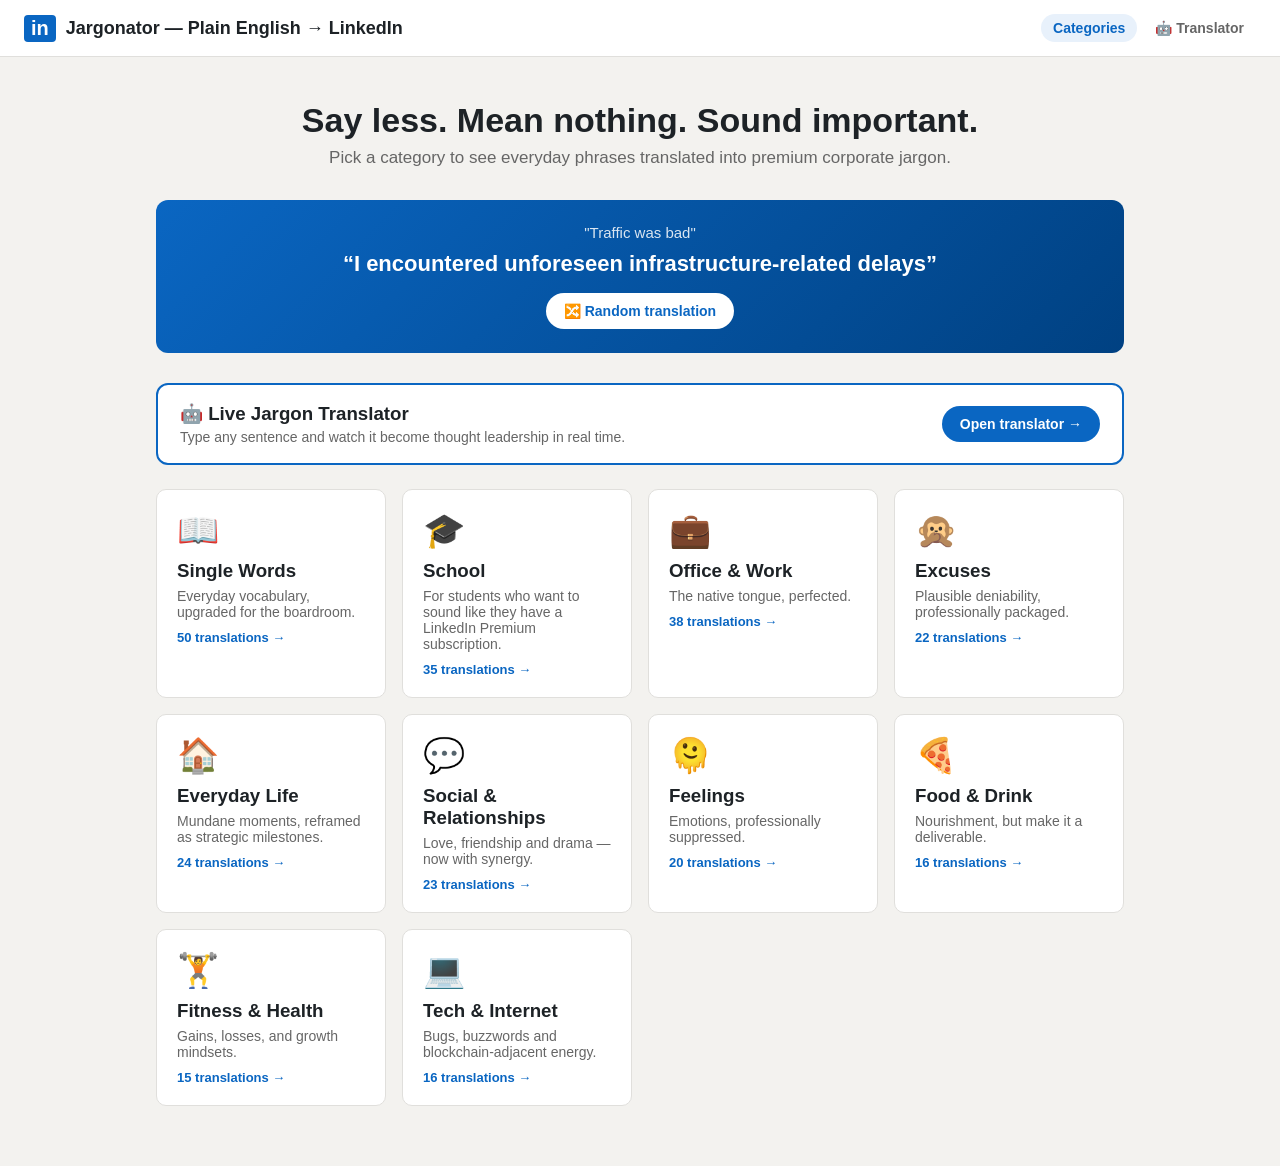
<file: corporate-jargon/index.html>
<!doctype html>
<html lang="en">
<head>
  <meta charset="utf-8">
  <meta name="viewport" content="width=device-width, initial-scale=1">
  <title>Corporate Jargon Translator</title>
  <link rel="stylesheet" href="style.css">
</head>
<body>
  <header>
    <a href="index.html"><span class="logo">in</span><h1>Jargonator — Plain English → LinkedIn</h1></a>
    <nav class="topnav"><a href="index.html" class="active">Categories</a><a href="translator.html">🤖 Translator</a></nav>
  </header>
  <main>
    <section class="hero">
      <h2>Say less. Mean nothing. Sound important.</h2>
      <p>Pick a category to see everyday phrases translated into premium corporate jargon.</p>
    </section>

    <section class="spotlight" id="spotlight">
      <div class="plain" id="sp-plain"></div>
      <div class="corp" id="sp-corp"></div>
      <button id="sp-next">🔀 Random translation</button>
    </section>

    <a class="translator-cta" href="translator.html">
      <div><h3>🤖 Live Jargon Translator</h3><p>Type any sentence and watch it become thought leadership in real time.</p></div>
      <span class="go">Open translator →</span>
    </a>

    <div class="grid" id="grid"></div>
  </main>

  <script src="data.js"></script>
  <script>
    const grid = document.getElementById("grid");
    CATEGORIES.forEach(c => {
      const a = document.createElement("a");
      a.className = "cat-card";
      a.href = "category.html?c=" + c.id;
      a.innerHTML = `<div class="emoji">${c.emoji}</div><h3>${c.name}</h3><p>${c.blurb}</p><div class="count">${c.entries.length} translations →</div>`;
      grid.appendChild(a);
    });

    const all = CATEGORIES.flatMap(c => c.entries);
    function spin() {
      const [p, j] = all[Math.floor(Math.random() * all.length)];
      document.getElementById("sp-plain").textContent = `"${p}"`;
      document.getElementById("sp-corp").textContent = `“${j}”`;
    }
    document.getElementById("sp-next").onclick = spin;
    spin();
  </script>
</body>
</html>
</file>
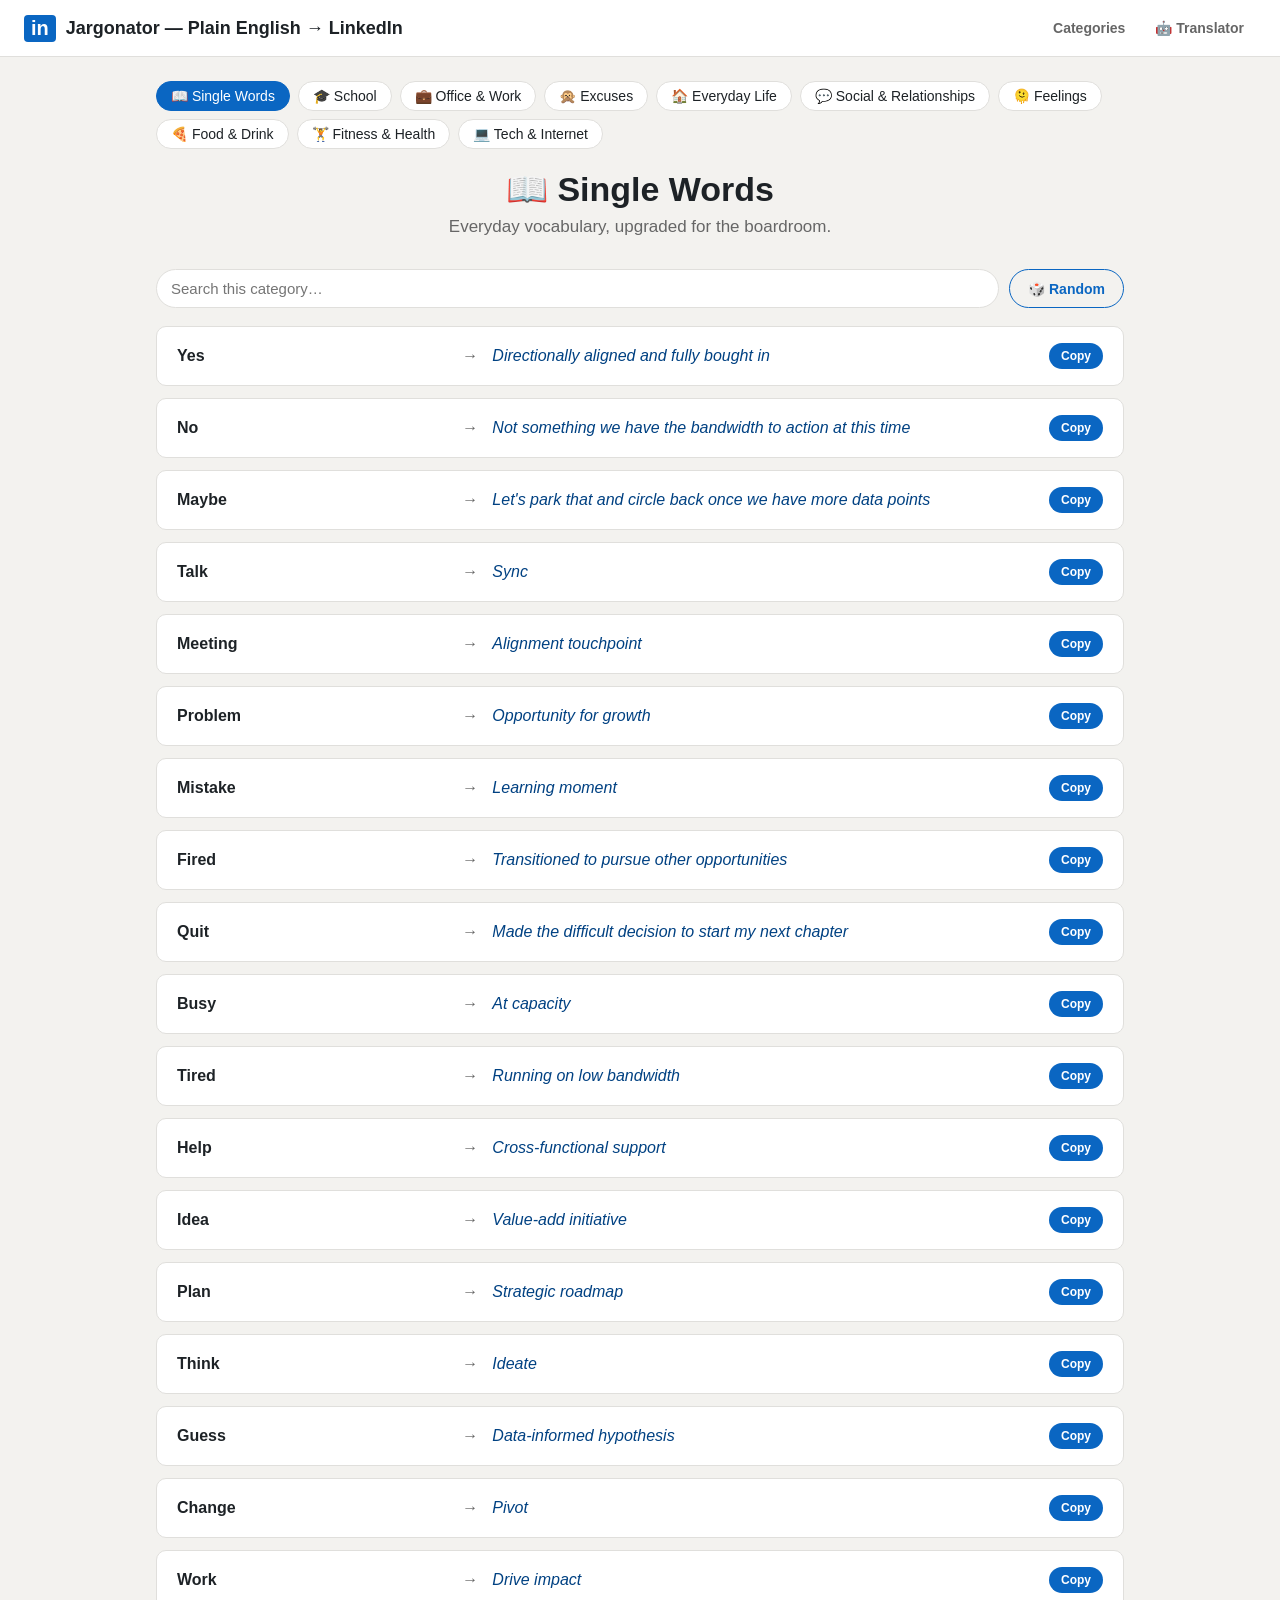
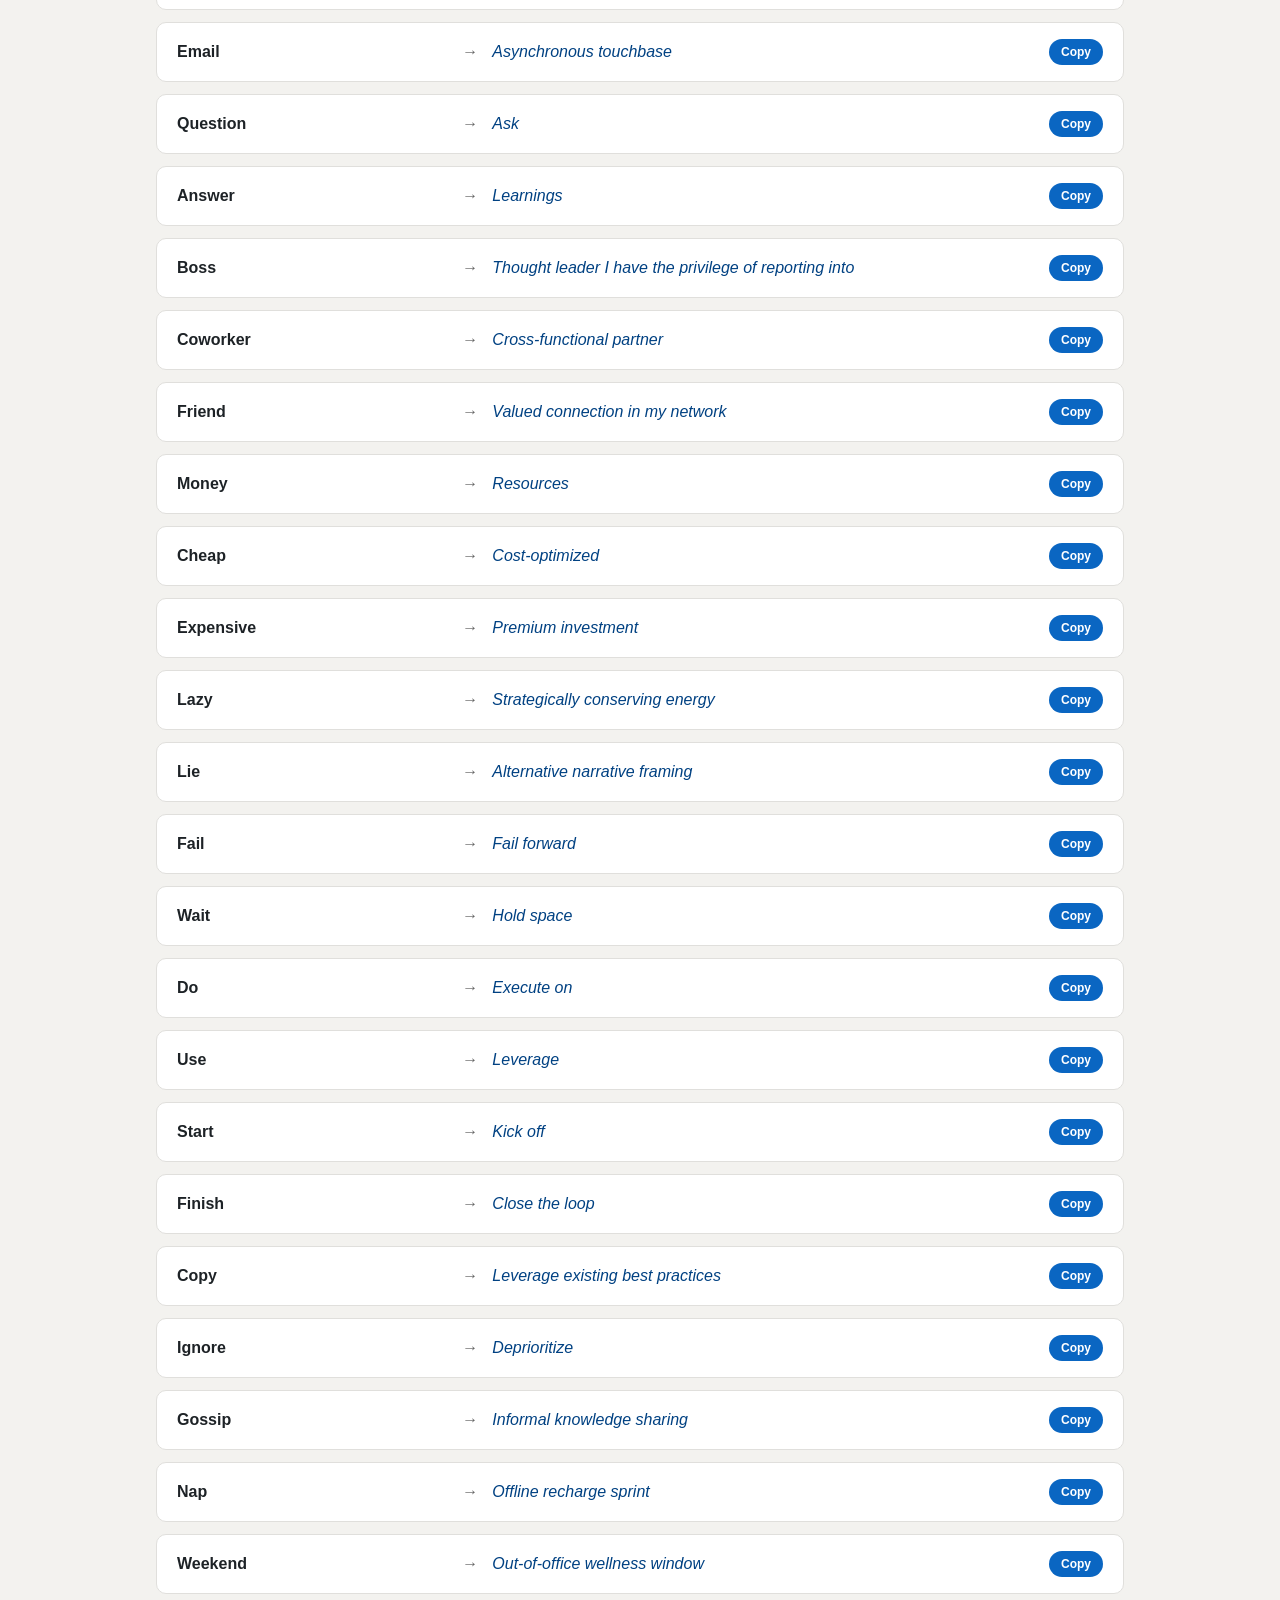
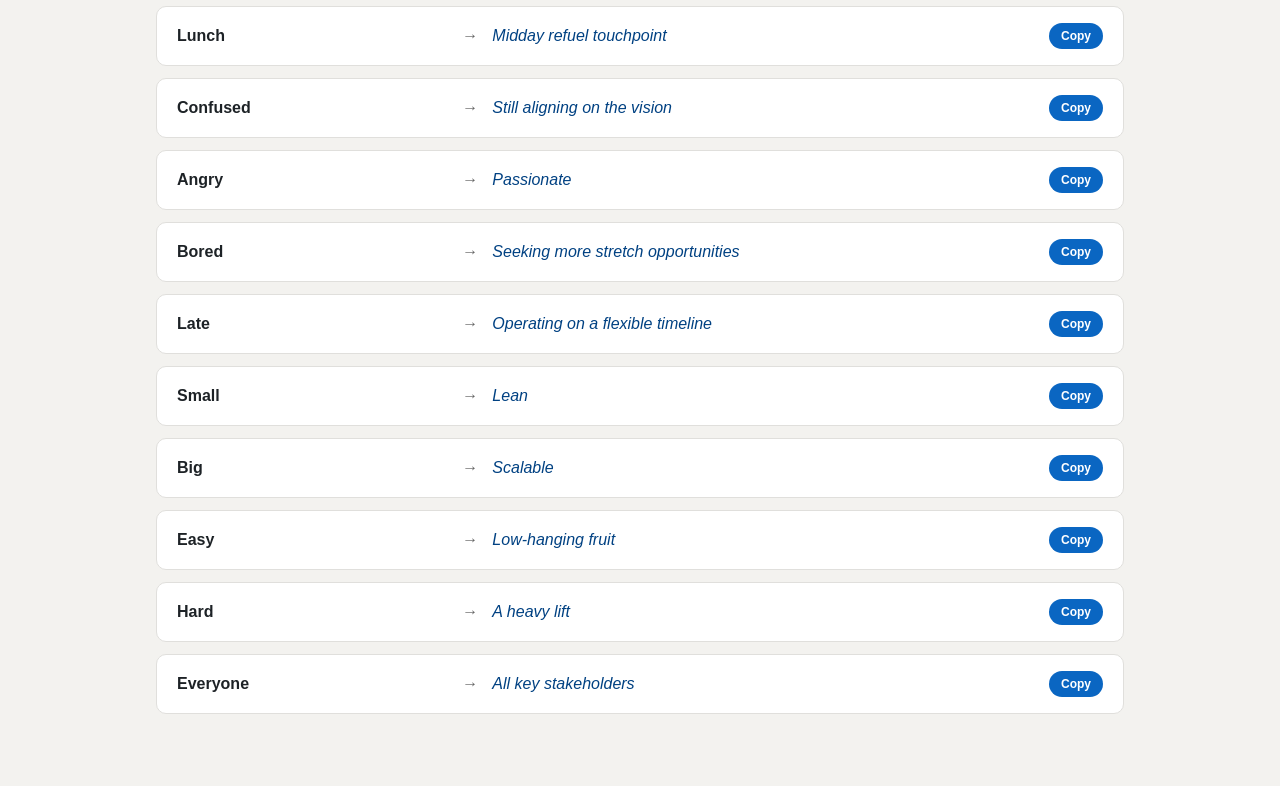
<file: corporate-jargon/category.html>
<!doctype html>
<html lang="en">
<head>
  <meta charset="utf-8">
  <meta name="viewport" content="width=device-width, initial-scale=1">
  <title>Category — Jargonator</title>
  <link rel="stylesheet" href="style.css">
</head>
<body>
  <header>
    <a href="index.html"><span class="logo">in</span><h1>Jargonator — Plain English → LinkedIn</h1></a>
    <nav class="topnav"><a href="index.html">Categories</a><a href="translator.html">🤖 Translator</a></nav>
  </header>
  <main>
    <nav class="tabs" id="tabs"></nav>
    <section class="hero">
      <h2 id="title"></h2>
      <p id="blurb"></p>
    </section>
    <div class="toolbar">
      <input id="search" type="search" placeholder="Search this category…">
      <button class="ghost" id="random">🎲 Random</button>
    </div>
    <div id="list"></div>
  </main>
  <div class="toast" id="toast">Copied to clipboard — ready to post 🚀</div>

  <script src="data.js"></script>
  <script>
    const id = new URLSearchParams(location.search).get("c");
    const cat = CATEGORIES.find(c => c.id === id) || CATEGORIES[0];
    document.title = `${cat.name} — Jargonator`;
    document.getElementById("title").textContent = `${cat.emoji} ${cat.name}`;
    document.getElementById("blurb").textContent = cat.blurb;

    const tabs = document.getElementById("tabs");
    CATEGORIES.forEach(c => {
      const a = document.createElement("a");
      a.href = "category.html?c=" + c.id;
      a.textContent = `${c.emoji} ${c.name}`;
      if (c.id === cat.id) a.className = "active";
      tabs.appendChild(a);
    });

    const list = document.getElementById("list");
    const toast = document.getElementById("toast");
    function render(filter = "") {
      const q = filter.toLowerCase();
      list.innerHTML = "";
      const items = cat.entries.filter(([p, j]) => (p + " " + j).toLowerCase().includes(q));
      if (!items.length) { list.innerHTML = `<div class="empty">No results. Let's circle back on that search.</div>`; return; }
      items.forEach(([p, j]) => {
        const row = document.createElement("div");
        row.className = "entry";
        row.innerHTML = `<div class="plain"></div><div class="arrow">→</div><div class="corp"></div><button>Copy</button>`;
        row.querySelector(".plain").textContent = p;
        row.querySelector(".corp").textContent = j;
        row.querySelector("button").onclick = () => {
          navigator.clipboard?.writeText(j);
          toast.classList.add("show");
          setTimeout(() => toast.classList.remove("show"), 1500);
        };
        list.appendChild(row);
      });
    }
    document.getElementById("search").oninput = e => render(e.target.value);
    document.getElementById("random").onclick = () => {
      document.getElementById("search").value = "";
      render();
      const rows = list.querySelectorAll(".entry");
      rows.forEach(r => r.classList.remove("highlight"));
      const r = rows[Math.floor(Math.random() * rows.length)];
      r.classList.add("highlight");
      r.scrollIntoView({ behavior: "smooth", block: "center" });
    };
    render();
  </script>
</body>
</html>
</file>
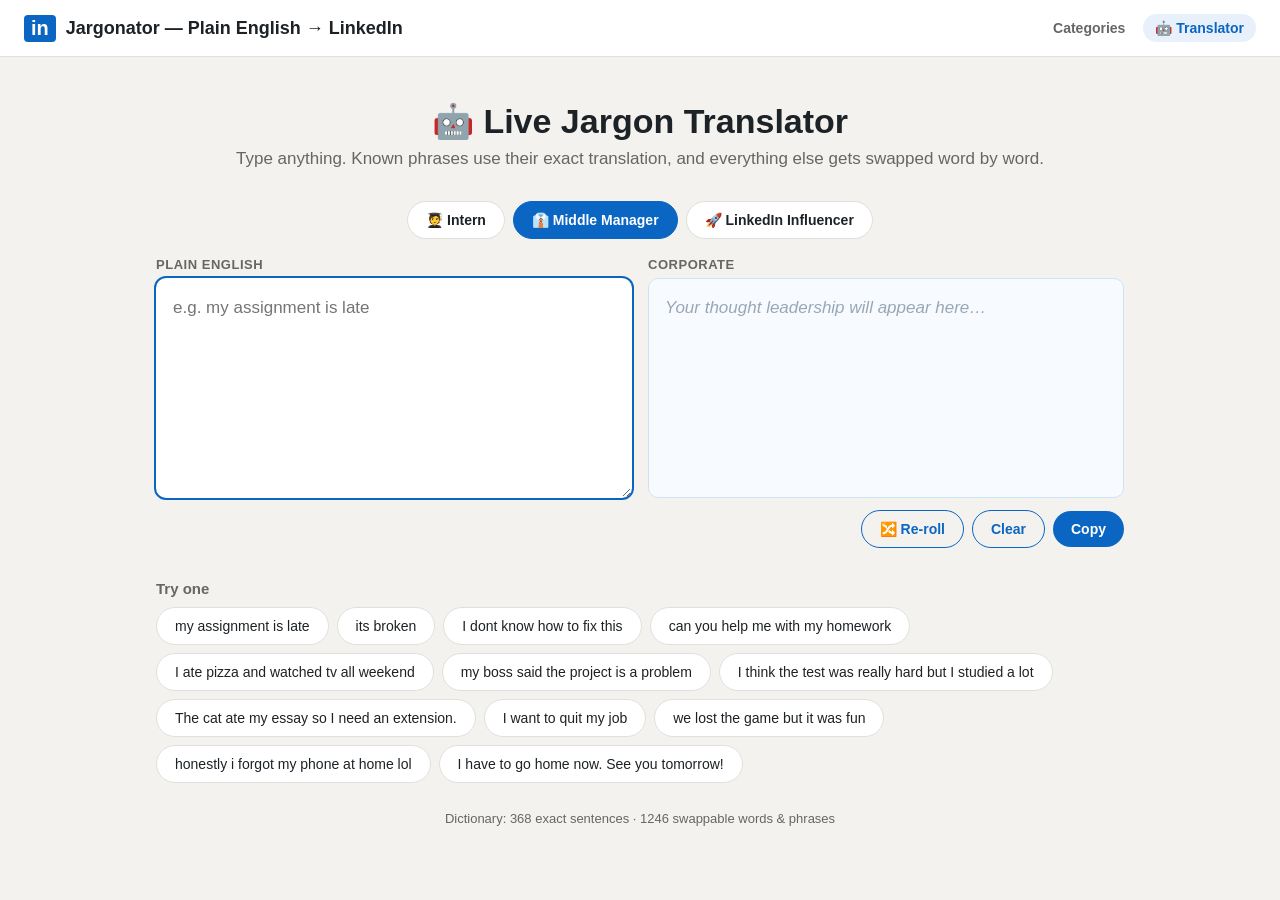
<file: corporate-jargon/translator.html>
<!doctype html>
<html lang="en">
<head>
  <meta charset="utf-8">
  <meta name="viewport" content="width=device-width, initial-scale=1">
  <title>Live Translator — Jargonator</title>
  <link rel="stylesheet" href="style.css">
</head>
<body>
  <header>
    <a href="index.html"><span class="logo">in</span><h1>Jargonator — Plain English → LinkedIn</h1></a>
    <nav class="topnav"><a href="index.html">Categories</a><a href="translator.html" class="active">🤖 Translator</a></nav>
  </header>
  <main>
    <section class="hero">
      <h2>🤖 Live Jargon Translator</h2>
      <p>Type anything. Known phrases use their exact translation, and everything else gets swapped word by word.</p>
    </section>

    <div class="levels" id="levels">
      <button data-level="1">🧑‍🎓 Intern</button>
      <button data-level="2">👔 Middle Manager</button>
      <button data-level="3">🚀 LinkedIn Influencer</button>
    </div>

    <div class="translator">
      <div class="pane">
        <label for="input">Plain English</label>
        <textarea id="input" placeholder="e.g. my assignment is late" autofocus></textarea>
      </div>
      <div class="pane">
        <label>Corporate</label>
        <div id="output" class="output"><span class="placeholder">Your thought leadership will appear here…</span></div>
      </div>
    </div>

    <div class="tr-actions">
      <span id="status" class="status"></span>
      <button class="ghost" id="reroll">🔀 Re-roll</button>
      <button class="ghost" id="clear">Clear</button>
      <button id="copy">Copy</button>
    </div>

    <h3 class="examples-title">Try one</h3>
    <div class="chips" id="chips"></div>
    <p class="dict-size" id="dict-size"></p>
  </main>
  <div class="toast" id="toast">Copied to clipboard. Ready to post 🚀</div>

  <script src="data.js"></script>
  <script src="translator-engine.js"></script>
  <script>
    const $ = id => document.getElementById(id);
    const input = $("input"), output = $("output"), status = $("status");
    let seed = 1, level = 2;
    try { level = +localStorage.getItem("jargon-level") || 2; } catch (e) {}

    function run() {
      const text = input.value;
      if (!text.trim()) {
        output.innerHTML = '<span class="placeholder">Your thought leadership will appear here…</span>';
        status.textContent = "";
        return;
      }
      const r = translate(text, level, seed);
      output.textContent = r.text;
      if (r.exactMatches.length && r.exactMatches.length === r.sentences) {
        status.textContent = `✅ Exact match from ${[...new Set(r.exactMatches)].join(", ")}`;
      } else {
        const parts = [`🔁 ${r.swaps} swap${r.swaps === 1 ? "" : "s"}`];
        if (r.exactMatches.length) parts.push(`✅ ${r.exactMatches.length} exact sentence${r.exactMatches.length === 1 ? "" : "s"}`);
        status.textContent = parts.join(" · ");
      }
    }

    function setLevel(l) {
      level = l;
      document.querySelectorAll("#levels button").forEach(b => b.classList.toggle("active", +b.dataset.level === l));
      try { localStorage.setItem("jargon-level", l); } catch (e) {}
      run();
    }
    document.querySelectorAll("#levels button").forEach(b => b.onclick = () => setLevel(+b.dataset.level));

    input.addEventListener("input", run);
    $("reroll").onclick = () => { seed++; run(); };
    $("clear").onclick = () => { input.value = ""; run(); input.focus(); };
    $("copy").onclick = () => {
      if (!input.value.trim()) return;
      navigator.clipboard?.writeText(output.textContent);
      $("toast").classList.add("show");
      setTimeout(() => $("toast").classList.remove("show"), 1500);
    };

    const EXAMPLES = [
      "my assignment is late", "its broken", "I dont know how to fix this", "can you help me with my homework",
      "I ate pizza and watched tv all weekend", "my boss said the project is a problem",
      "I think the test was really hard but I studied a lot", "The cat ate my essay so I need an extension.",
      "I want to quit my job", "we lost the game but it was fun", "honestly i forgot my phone at home lol",
      "I have to go home now. See you tomorrow!",
    ];
    EXAMPLES.forEach(ex => {
      const c = document.createElement("button");
      c.className = "chip";
      c.textContent = ex;
      c.onclick = () => { input.value = ex; run(); };
      $("chips").appendChild(c);
    });
    $("dict-size").textContent =
      `Dictionary: ${DICTIONARY_SIZE.exact} exact sentences · ${DICTIONARY_SIZE.swaps} swappable words & phrases`;

    setLevel(level);
  </script>
</body>
</html>
</file>
<file: corporate-jargon/style.css>
:root {
  --bg: #f3f2ef;
  --card: #ffffff;
  --text: #1d2226;
  --muted: #666;
  --brand: #0a66c2;
  --brand-dark: #004182;
  --border: #e0dfdc;
}
* { box-sizing: border-box; }
body {
  margin: 0;
  font-family: -apple-system, BlinkMacSystemFont, "Segoe UI", Roboto, sans-serif;
  background: var(--bg);
  color: var(--text);
}
header {
  background: var(--card);
  border-bottom: 1px solid var(--border);
  padding: 14px 24px;
  display: flex;
  align-items: center;
  gap: 12px;
  position: sticky;
  top: 0;
  z-index: 10;
}
header a { text-decoration: none; color: inherit; display: flex; align-items: center; gap: 10px; }
.logo {
  background: var(--brand);
  color: white;
  font-weight: 800;
  border-radius: 4px;
  padding: 2px 7px;
  font-size: 20px;
}
header h1 { font-size: 18px; margin: 0; }
main { max-width: 1000px; margin: 0 auto; padding: 24px 16px 60px; }
.hero { text-align: center; margin: 20px 0 32px; }
.hero h2 { font-size: 34px; margin: 0 0 8px; }
.hero p { color: var(--muted); font-size: 17px; margin: 0; }

.grid {
  display: grid;
  grid-template-columns: repeat(auto-fill, minmax(220px, 1fr));
  gap: 16px;
}
.cat-card {
  background: var(--card);
  border: 1px solid var(--border);
  border-radius: 10px;
  padding: 20px;
  text-decoration: none;
  color: inherit;
  transition: transform .15s, box-shadow .15s, border-color .15s;
}
.cat-card:hover { transform: translateY(-3px); box-shadow: 0 6px 18px rgba(0,0,0,.08); border-color: var(--brand); }
.cat-card .emoji { font-size: 34px; }
.cat-card h3 { margin: 10px 0 6px; }
.cat-card p { margin: 0 0 10px; color: var(--muted); font-size: 14px; }
.cat-card .count { font-size: 13px; color: var(--brand); font-weight: 600; }

.tabs { display: flex; flex-wrap: wrap; gap: 8px; margin-bottom: 20px; }
.tabs a {
  padding: 6px 14px;
  border-radius: 999px;
  border: 1px solid var(--border);
  background: var(--card);
  text-decoration: none;
  color: var(--text);
  font-size: 14px;
}
.tabs a.active { background: var(--brand); color: white; border-color: var(--brand); }

.toolbar { display: flex; gap: 10px; margin-bottom: 18px; flex-wrap: wrap; }
.toolbar input {
  flex: 1;
  min-width: 200px;
  padding: 10px 14px;
  border-radius: 999px;
  border: 1px solid var(--border);
  font-size: 15px;
}
button {
  background: var(--brand);
  color: white;
  border: none;
  border-radius: 999px;
  padding: 10px 18px;
  font-weight: 600;
  cursor: pointer;
  font-size: 14px;
}
button:hover { background: var(--brand-dark); }
button.ghost { background: transparent; color: var(--brand); border: 1px solid var(--brand); }
button.ghost:hover { background: #e8f1fb; }

.entry {
  background: var(--card);
  border: 1px solid var(--border);
  border-radius: 10px;
  padding: 16px 20px;
  margin-bottom: 12px;
  display: grid;
  grid-template-columns: 1fr auto 2fr auto;
  gap: 14px;
  align-items: center;
}
.entry .plain { font-weight: 600; }
.entry .arrow { color: var(--muted); }
.entry .corp { color: var(--brand-dark); font-style: italic; }
.entry button { padding: 6px 12px; font-size: 12px; }
.entry.highlight { outline: 3px solid var(--brand); }
@media (max-width: 640px) {
  .entry { grid-template-columns: 1fr; gap: 6px; }
  .entry .arrow { display: none; }
}

.spotlight {
  background: linear-gradient(135deg, #0a66c2, #004182);
  color: white;
  border-radius: 12px;
  padding: 24px;
  margin-bottom: 30px;
  text-align: center;
}
.spotlight .plain { font-size: 15px; opacity: .85; }
.spotlight .corp { font-size: 22px; font-weight: 600; margin: 10px 0 16px; }
.spotlight button { background: white; color: var(--brand); }
.empty { text-align: center; color: var(--muted); padding: 40px; }
.toast {
  position: fixed; bottom: 24px; left: 50%; transform: translateX(-50%);
  background: #1d2226; color: white; padding: 10px 18px; border-radius: 8px;
  opacity: 0; transition: opacity .2s; pointer-events: none;
}
.toast.show { opacity: 1; }

/* ---- Top nav ---- */
.topnav { margin-left: auto; display: flex; gap: 6px; }
.topnav a { padding: 6px 12px; border-radius: 999px; font-size: 14px; font-weight: 600; color: var(--muted); }
.topnav a:hover { background: #eef3f8; color: var(--text); }
.topnav a.active { color: var(--brand); background: #e8f1fb; }
@media (max-width: 640px) { header h1 { display: none; } }

/* ---- Translator ---- */
.translator-cta {
  display: flex; align-items: center; justify-content: space-between; gap: 16px; flex-wrap: wrap;
  background: var(--card); border: 2px solid var(--brand); border-radius: 12px;
  padding: 18px 22px; margin-bottom: 24px; text-decoration: none; color: inherit;
}
.translator-cta:hover { box-shadow: 0 6px 18px rgba(10,102,194,.15); }
.translator-cta h3 { margin: 0 0 4px; }
.translator-cta p { margin: 0; color: var(--muted); font-size: 14px; }
.translator-cta span.go { background: var(--brand); color: white; border-radius: 999px; padding: 10px 18px; font-weight: 600; font-size: 14px; }

.levels { display: flex; justify-content: center; gap: 8px; flex-wrap: wrap; margin-bottom: 18px; }
.levels button { background: var(--card); color: var(--text); border: 1px solid var(--border); }
.levels button:hover { background: #eef3f8; }
.levels button.active { background: var(--brand); color: white; border-color: var(--brand); }

.translator { display: grid; grid-template-columns: 1fr 1fr; gap: 16px; }
@media (max-width: 720px) { .translator { grid-template-columns: 1fr; } }
.pane { display: flex; flex-direction: column; }
.pane label { font-size: 13px; font-weight: 700; color: var(--muted); text-transform: uppercase; letter-spacing: .04em; margin-bottom: 6px; }
.pane textarea, .output {
  min-height: 220px; padding: 16px; border-radius: 10px; border: 1px solid var(--border);
  background: var(--card); font: inherit; font-size: 17px; line-height: 1.5; color: var(--text);
}
.pane textarea { resize: vertical; }
.pane textarea:focus { outline: 2px solid var(--brand); border-color: transparent; }
.output { white-space: pre-wrap; color: var(--brand-dark); background: #f7fbff; border-color: #cfe2f5; }
.output .placeholder { color: #9aa7b3; font-style: italic; }

.tr-actions { display: flex; align-items: center; gap: 8px; margin-top: 12px; flex-wrap: wrap; }
.status { margin-right: auto; font-size: 14px; color: var(--muted); }
.examples-title { margin: 32px 0 10px; font-size: 15px; color: var(--muted); }
.chips { display: flex; flex-wrap: wrap; gap: 8px; }
.chip { background: var(--card); color: var(--text); border: 1px solid var(--border); font-weight: 500; }
.chip:hover { background: #e8f1fb; border-color: var(--brand); color: var(--brand-dark); }
.dict-size { margin-top: 28px; font-size: 13px; color: var(--muted); text-align: center; }
</file>
